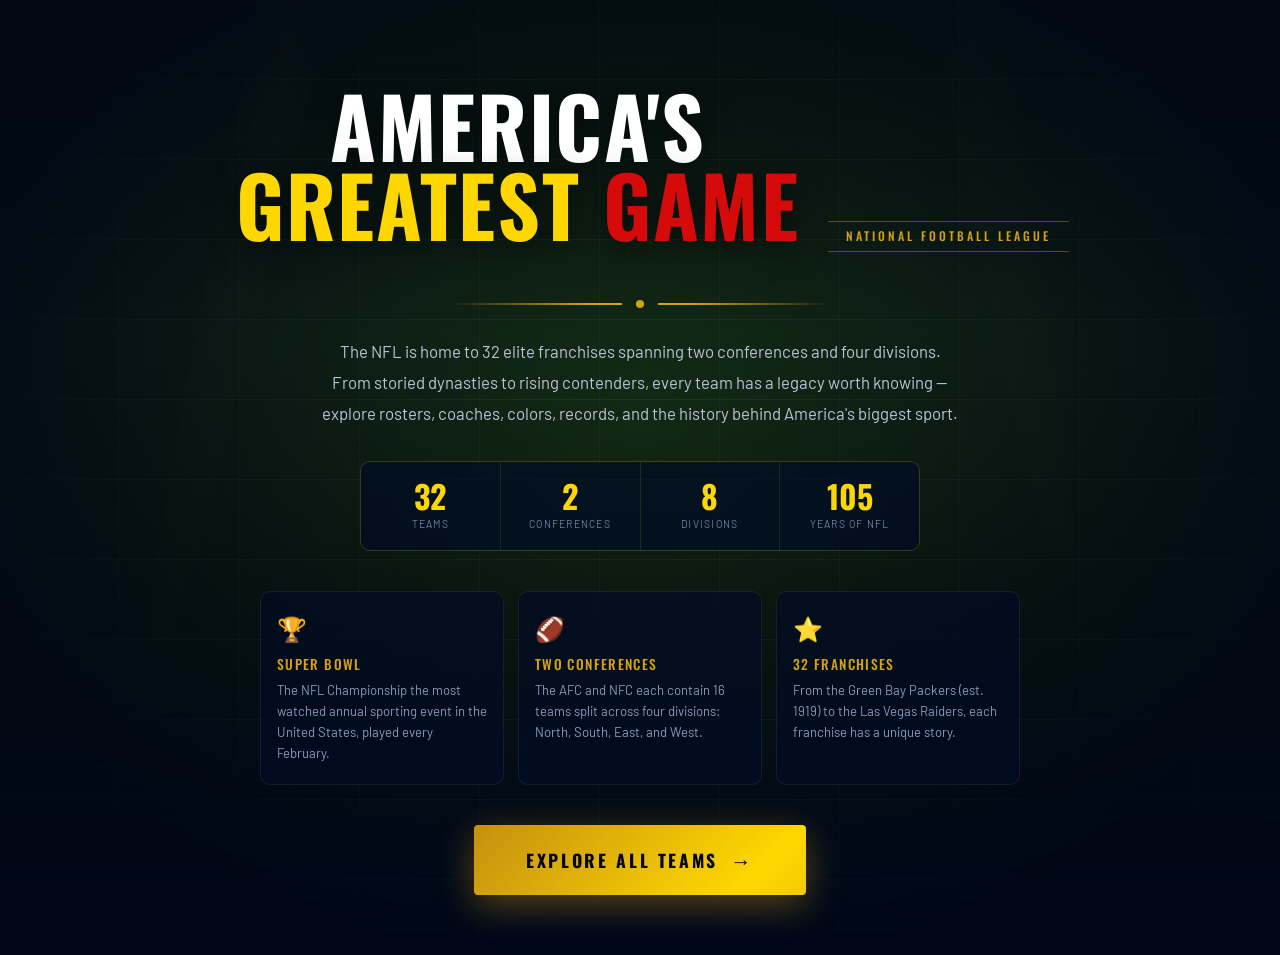
<file: index.html>
</html>
<!doctype html>
<html lang="en-us">
<head>
	<meta charset="utf-8">
	<meta http-equiv="x-ua-compatible" content="ie=edge">
	<meta name="viewport" content="width=device-width, initial-scale=1">
	<title>NFL Team Info Hub</title>
	<link href="https://fonts.googleapis.com/css2?family=Oswald:wght@400;500;700&family=Barlow:ital,wght@0,400;0,600;1,400&display=swap" rel="stylesheet">
	<link rel="stylesheet" href="css/normalize.css">
	<link rel="stylesheet" href="css/styles.css">
</head>
<body>

<section class="hero">

	<div class="field-layer"></div>
	<div class="dark-vignette"></div>
	<div class="spotlight spotlight-1"></div>
	<div class="spotlight spotlight-2"></div>
	<div class="hero-content">

		<h1 class="hero-title">
			America's
			<span class="accent">Greatest <span class="red-accent">Game</span></span>
		</h1>
		
		<span class="eyebrow">National Football League</span>

		<div class="gold-rule"><span class="gold-rule-dot"></span></div>

		<p class="hero-desc">
			The NFL is home to 32 elite franchises spanning two conferences and four divisions.
			From storied dynasties to rising contenders, every team has a legacy worth knowing —
			explore rosters, coaches, colors, records, and the history behind America's biggest sport.
		</p>

		<div class="stats-strip">
			<div class="stat">
				<span class="stat-num">32</span>
				<span class="stat-lbl">Teams</span>
			</div>
			<div class="stat">
				<span class="stat-num">2</span>
				<span class="stat-lbl">Conferences</span>
			</div>
			<div class="stat">
				<span class="stat-num">8</span>
				<span class="stat-lbl">Divisions</span>
			</div>
			<div class="stat">
				<span class="stat-num">105</span>
				<span class="stat-lbl">Years of NFL</span>
			</div>
		</div>

		<div class="info-grid">
			<div class="info-card">
				<span class="info-card-icon">🏆</span>
				<h3>Super Bowl</h3>
				<p>The NFL Championship the most watched annual sporting event in the United States, played every February.</p>
			</div>
			<div class="info-card">
				<span class="info-card-icon">🏈</span>
				<h3>Two Conferences</h3>
				<p>The AFC and NFC each contain 16 teams split across four divisions: North, South, East, and West.</p>
			</div>
			<div class="info-card">
				<span class="info-card-icon">⭐</span>
				<h3>32 Franchises</h3>
				<p>From the Green Bay Packers (est. 1919) to the Las Vegas Raiders, each franchise has a unique story.</p>
			</div>
		</div>

		<div class="cta-wrap">
			<a class="cta-btn" href="page1.html">
				Explore All Teams
				<span class="cta-arrow">→</span>
			</a>
		</div>

	</div>



</section>

<script src="js/NFL-data.js"></script>
<script src="js/script.js"></script>
</body>
</html>
</file>
<file: css/styles.css>
html {
	color: #222;
	font-size: 1em;
	line-height: 1.4;
}
::-moz-selection {
	background: #b3d4fc;
	text-shadow: none;
}
::selection {
	background: #b3d4fc;
	text-shadow: none;
}
hr {
	display: block;
	height: 1px;
	border: 0;
	border-top: 1px solid #ccc;
	margin: 1em 0;
	padding: 0;
}
audio,
canvas,
iframe,
img,
svg,
video {
	vertical-align: middle;
}
fieldset {
	border: 0;
	margin: 0;
	padding: 0;
}
textarea {
	resize: vertical;
}

/* ==========================================================================
	 Author's custom styles
	 ========================================================================== */
body {
	background: radial-gradient(circle at top, rgba(255, 255, 255, 0.08), transparent 35%), linear-gradient(180deg, #081b34 0%, #132848 42%, #1a3a72 100%);
	color: #f4f4f4;
	font-family: "Martel Sans", Helvetica, Arial, sans-serif;
	margin: 0;
	min-height: 100vh;
}
.landing-page {
	min-height: 100vh;
	display: flex;
	align-items: center;
	justify-content: center;
	padding: 40px 20px;
	position: relative;
	overflow: hidden;
}
.landing-overlay {
	position: absolute;
	inset: 0;
	background: linear-gradient(90deg, rgba(255, 255, 255, 0.03) 0%, transparent 20%, transparent 80%, rgba(255, 255, 255, 0.03) 100%);
	pointer-events: none;
}
.landing-copy {
	position: relative;
	margin: auto;
	max-width: 760px;
	background: rgba(1, 20, 52, 0.95);
	border: 1px solid rgba(255, 255, 255, 0.18);
	border-radius: 24px;
	box-shadow: 0 20px 55px rgba(0, 0, 0, 0.35);
	padding: 48px 36px;
}
.landing-badge {
	display: inline-block;
	font-size: 0.9em;
	font-weight: 900;
	letter-spacing: 0.12em;
	text-transform: uppercase;
	color: #ffd700;
	border: 1px solid rgba(255, 215, 0, 0.45);
	border-radius: 999px;
	padding: 10px 18px;
	margin-bottom: 24px;
}
.landing-copy h1 {
	font-size: 3.4em;
	margin-bottom: 0.6em;
	line-height: 1.02;
	text-shadow: 0 16px 30px rgba(0, 0, 0, 0.35);
}
.landing-copy p {
	font-size: 1.05em;
	line-height: 1.75;
	margin: 0 auto 1.3em;
	max-width: 720px;
	color: #e8ebf3;
}
.landing-stats {
	font-size: 1.05em;
	margin: 0 auto 1.8em;
	max-width: 640px;
	color: #c6d3ff;
}
.landing-stats strong {
	color: #ffdb58;
	font-weight: 900;
}
.button {
	background: linear-gradient(135deg, #ffb800 0%, #ffcf3a 100%);
	border: none;
	border-radius: 999px;
	color: #082046;
	display: inline-block;
	font-size: 1.05em;
	font-weight: 900;
	letter-spacing: 0.02em;
	padding: 18px 36px;
	text-decoration: none;
	transition: transform 0.2s ease, box-shadow 0.2s ease, filter 0.2s ease;
}
.button:hover,
.button:focus {
	transform: translateY(-2px);
	box-shadow: 0 16px 35px rgba(0, 0, 0, 0.3);
	filter: brightness(1.03);
}
.outer-wrapper {
	margin: auto;
	max-width: 960px;
	padding: 0 20px 40px;
}
header select {
	margin-top: 2.25em;
	margin-right: 0.9em;
	float: right;
}
h1 {
	display: inline-block;
	font-size: 3em;
	font-weight: 400;
	margin: 0;
	padding: 0.3em;
}
.main {
	background: #eee;
	border-radius: 4px;
	padding: 20px;
}
.img-holder {
	float: left;
	margin-right: 50px;
	width: 290px;
}
.img-holder > div {
	background: #fff;
	border-radius: 4px;
	padding: 15px;
}
.img-holder p {
	margin: 1em 0 0;
	text-align: center;
}
.info-holder {
	display: inline-block;
	float: left;
}
h2 {
	font-weight: 400;
	margin-top: 0;
}
.info-holder p {
	margin: 0.5em 0;
}
.info-holder strong {
	display: inline-block;
	font-size: 0.8em;
	font-weight: 900;
	margin-right: 10px;
	text-align: right;
	text-transform: uppercase;
	width: 110px;
}

/* ==========================================================================
	 Helper classes
	 ========================================================================== */

.hidden {
	display: none !important;
}
.visuallyhidden {
	border: 0;
	clip: rect(0 0 0 0);
	height: 1px;
	margin: -1px;
	overflow: hidden;
	padding: 0;
	position: absolute;
	width: 1px;
}
.visuallyhidden.focusable:active,
.visuallyhidden.focusable:focus {
	clip: auto;
	height: auto;
	margin: 0;
	overflow: visible;
	position: static;
	width: auto;
}
.invisible {
	visibility: hidden;
}
.clearfix:before,
.clearfix:after {
	content: " ";
	display: table;
}
.clearfix:after {
	clear: both;
}
/* ==========================================================================
	 Media Queries
	 ========================================================================== */
@media (max-width: 755px) {
	.info-holder {
		margin-top: 1.25em;
	}
	.info-holder strong {
		text-align: left;
	}
}
@media (max-width: 488px) {
	header select {
		margin: 0 1.25em 2.25em;
		float: none;
	}
}
@media (max-width: 400px) {
	.img-holder {
		float: none;
		margin: 0 auto;
	}
	.info-holder {
		width: 290px;
		margin: 1.25em auto;
		float: none;
		display: block;
	}
	.info-holder strong {
		display: block;
	}
}
.back-home-btn {
    display: inline-block;
    font-family: 'Oswald', 'Martel Sans', sans-serif;
    font-size: 0.85em;
    font-weight: 700;
    letter-spacing: 0.08em;
    text-transform: uppercase;
    text-decoration: none;
    color: #0a0e1a;
    background: linear-gradient(135deg, #d4a017 0%, #ffd700 100%);
    padding: 10px 22px;
    border-radius: 4px;
    box-shadow: 0 4px 14px rgba(212,160,23,0.3);
    transition: transform 0.2s ease, box-shadow 0.2s ease;
    float: right;
    margin-top: 2.25em;
    margin-right: 12px;
}

.back-home-btn:hover {
    transform: translateY(-2px);
    box-shadow: 0 8px 22px rgba(212,160,23,0.45);
}

:root {
			--gold: #d4a017;
			--gold-light: #ffd700;
			--navy: #013369;
			--navy-dark: #00103d;
			--red: #d50a0a;
			--white: #f5f5f5;
		}

		*, *::before, *::after { box-sizing: border-box; margin: 0; padding: 0; }

		body {
			font-family: 'Barlow', Georgia, serif;
			background: var(--navy-dark);
			color: var(--white);
			overflow-x: hidden;
			min-height: 100vh;
		}

		/* ── FIELD BACKGROUND ── */
		.hero {
			position: relative;
			min-height: 100vh;
			display: flex;
			flex-direction: column;
			align-items: center;
			justify-content: center;
			overflow: hidden;
			padding: 60px 24px;
		}

		.field-layer {
			position: absolute;
			inset: 0;
			background: linear-gradient(180deg, #0d1f0d 0%, #173317 35%, #0d1f0d 70%, #010d2b 100%);
			z-index: 0;
		}

		.field-layer::before {
			content: '';
			position: absolute;
			inset: 0;
			background-image:
				repeating-linear-gradient(
					180deg,
					transparent 0px,
					transparent 79px,
					rgba(255,255,255,0.07) 79px,
					rgba(255,255,255,0.07) 80px
				);
			z-index: 1;
		}

		.field-layer::after {
			content: '';
			position: absolute;
			inset: 0;
			background-image:
				repeating-linear-gradient(
					90deg,
					transparent 0px,
					transparent 119px,
					rgba(255,255,255,0.04) 119px,
					rgba(255,255,255,0.04) 120px
				);
			z-index: 1;
		}

		.dark-vignette {
			position: absolute;
			inset: 0;
			background: radial-gradient(ellipse at 50% 45%, rgba(0,0,0,0.1) 0%, rgba(0,5,20,0.88) 75%);
			z-index: 2;
		}

		/* Spotlight beams */
		.spotlight {
			position: absolute;
			z-index: 2;
			pointer-events: none;
		}
		.spotlight-1 {
			top: -10%;
			left: 15%;
			width: 3px;
			height: 120%;
			background: linear-gradient(180deg, rgba(255,230,100,0.18) 0%, transparent 80%);
			transform: rotate(12deg);
			filter: blur(18px);
			animation: beamFlicker 5s ease-in-out infinite;
		}
		.spotlight-2 {
			top: -10%;
			right: 18%;
			width: 3px;
			height: 120%;
			background: linear-gradient(180deg, rgba(255,230,100,0.14) 0%, transparent 80%);
			transform: rotate(-10deg);
			filter: blur(22px);
			animation: beamFlicker 5s ease-in-out infinite 1.5s;
		}
		@keyframes beamFlicker {
			0%, 100% { opacity: 1; }
			45% { opacity: 0.6; }
			50% { opacity: 0.8; }
			55% { opacity: 0.6; }
		}

		/* Decorative footballs */
		.deco-football {
			position: absolute;
			z-index: 3;
			pointer-events: none;
			opacity: 0.06;
		}
		.deco-football-1 {
			width: 340px;
			top: 8%;
			left: -80px;
			transform: rotate(-25deg);
			animation: floatA 8s ease-in-out infinite;
		}
		.deco-football-2 {
			width: 260px;
			bottom: 10%;
			right: -60px;
			transform: rotate(15deg);
			animation: floatB 9s ease-in-out infinite;
		}
		@keyframes floatA {
			0%,100% { transform: rotate(-25deg) translateY(0); }
			50% { transform: rotate(-22deg) translateY(-18px); }
		}
		@keyframes floatB {
			0%,100% { transform: rotate(15deg) translateY(0); }
			50% { transform: rotate(17deg) translateY(-14px); }
		}

		/* ── HERO CONTENT ── */
		.hero-content {
			position: relative;
			z-index: 10;
			width: 100%;
			max-width: 860px;
			text-align: center;
		}

		/* Shield badge */
		.shield-wrap {
			margin: 0 auto 32px;
			animation: dropIn 0.7s cubic-bezier(0.34,1.56,0.64,1) both;
		}
		@keyframes dropIn {
			from { transform: translateY(-30px) scale(0.7); opacity: 0; }
			to { transform: translateY(0) scale(1); opacity: 1; }
		}

		.shield {
			display: inline-flex;
			align-items: center;
			justify-content: center;
			width: 90px;
			height: 100px;
			background: linear-gradient(160deg, var(--navy) 0%, var(--navy-dark) 100%);
			border: 3px solid var(--gold);
			clip-path: polygon(50% 100%, 0% 25%, 0% 0%, 100% 0%, 100% 25%);
			box-shadow: 0 0 40px rgba(212,160,23,0.3), 0 10px 30px rgba(0,0,0,0.5);
			padding-bottom: 20px;
		}
		.shield-text {
			font-family: 'Oswald', sans-serif;
			font-size: 1.1em;
			font-weight: 700;
			color: var(--gold-light);
			letter-spacing: 0.05em;
		}

		/* Eyebrow */
		.eyebrow {
			display: inline-block;
			font-family: 'Oswald', sans-serif;
			font-size: 0.75em;
			font-weight: 500;
			letter-spacing: 0.25em;
			text-transform: uppercase;
			color: var(--gold);
			border-top: 1px solid rgba(212,160,23,0.4);
			border-bottom: 1px solid rgba(212,160,23,0.4);
			padding: 6px 18px;
			margin-bottom: 24px;
			animation: fadeUp 0.6s ease 0.5s both;
		}

		/* Main headline */
		.hero-title {
			font-family: 'Oswald', sans-serif;
			font-weight: 700;
			font-size: clamp(2.8em, 8vw, 5.2em);
			line-height: 0.95;
			text-transform: uppercase;
			letter-spacing: 0.02em;
			color: #fff;
			margin-bottom: 10px;
			text-shadow: 0 6px 30px rgba(0,0,0,0.6);
			animation: fadeUp 0.6s ease 0.65s both;
		}
		.hero-title .accent {
			color: var(--gold-light);
			display: block;
		}
		.hero-title .red-accent { color: var(--red); }

		/* Gold rule */
		.gold-rule {
			display: flex;
			align-items: center;
			gap: 14px;
			margin: 22px auto 28px;
			max-width: 380px;
			animation: fadeUp 0.6s ease 0.8s both;
		}
		.gold-rule::before, .gold-rule::after {
			content: '';
			flex: 1;
			height: 2px;
			background: linear-gradient(90deg, transparent, var(--gold) 80%);
		}
		.gold-rule::after { background: linear-gradient(90deg, var(--gold) 20%, transparent); }
		.gold-rule-dot { width: 8px; height: 8px; background: var(--gold); border-radius: 50%; flex-shrink: 0; }

		/* Description */
		.hero-desc {
			font-size: 1.05em;
			line-height: 1.85;
			color: #b8c4d8;
			max-width: 640px;
			margin: 0 auto 14px;
			animation: fadeUp 0.6s ease 0.9s both;
		}

		/* Stats strip */
		.stats-strip {
			display: flex;
			justify-content: center;
			margin: 32px auto 40px;
			max-width: 560px;
			border-radius: 10px;
			overflow: hidden;
			border: 1px solid rgba(212,160,23,0.25);
			animation: fadeUp 0.6s ease 1.05s both;
		}
		.stat {
			flex: 1;
			padding: 18px 12px;
			background: rgba(1,12,38,0.7);
			border-right: 1px solid rgba(212,160,23,0.15);
			text-align: center;
		}
		.stat:last-child { border-right: none; }
		.stat-num {
			display: block;
			font-family: 'Oswald', sans-serif;
			font-size: 2em;
			font-weight: 700;
			color: var(--gold-light);
			line-height: 1;
		}
		.stat-lbl {
			display: block;
			font-size: 0.65em;
			letter-spacing: 0.12em;
			text-transform: uppercase;
			color: #6a7fa0;
			margin-top: 5px;
		}

		/* Info cards */
		.info-grid {
			display: grid;
			grid-template-columns: repeat(3, 1fr);
			gap: 14px;
			margin: 0 auto 40px;
			max-width: 760px;
			animation: fadeUp 0.6s ease 1.15s both;
		}
		.info-card {
			background: rgba(1,12,38,0.65);
			border: 1px solid rgba(255,255,255,0.08);
			border-radius: 10px;
			padding: 20px 16px;
			text-align: left;
			backdrop-filter: blur(6px);
			transition: border-color 0.25s, transform 0.25s;
		}
		.info-card:hover {
			border-color: rgba(212,160,23,0.4);
			transform: translateY(-3px);
		}
		.info-card-icon { font-size: 1.5em; margin-bottom: 10px; display: block; }
		.info-card h3 {
			font-family: 'Oswald', sans-serif;
			font-size: 0.85em;
			font-weight: 500;
			letter-spacing: 0.1em;
			text-transform: uppercase;
			color: var(--gold);
			margin-bottom: 6px;
		}
		.info-card p { font-size: 0.82em; line-height: 1.6; color: #8a9ab8; }

		.team-grid {
			display: grid;
			grid-template-columns: repeat(4, minmax(0, 1fr));
			gap: 18px;
			margin: 24px auto 0;
			max-width: 1200px;
		}
		.team-card {
			background: rgba(1,12,38,0.75);
			border: 1px solid rgba(255,255,255,0.08);
			border-radius: 16px;
			padding: 18px;
			text-align: center;
			backdrop-filter: blur(6px);
			transition: transform 0.25s ease, border-color 0.25s ease;
		}
		.team-card:hover {
			transform: translateY(-3px);
			border-color: rgba(212,160,23,0.4);
		}
		.team-card-img {
			width: 100%;
			height: 220px;
			object-fit: cover;
			border-radius: 14px;
			margin-bottom: 16px;
		}
		.team-card h2 {
			font-family: 'Oswald', sans-serif;
			font-size: 1.05em;
			font-weight: 600;
			margin-bottom: 10px;
			color: var(--gold);
		}
		.team-card p {
			margin: 6px 0;
			color: #c5d1ea;
			font-size: 0.92em;
		}
		@media (max-width: 1024px) {
			.team-grid { grid-template-columns: repeat(2, minmax(0, 1fr)); }
		}
		@media (max-width: 640px) {
			.team-grid { grid-template-columns: 1fr; max-width: 420px; }
		}

		/* CTA Button */
		.cta-wrap { animation: fadeUp 0.6s ease 1.3s both; }
		.cta-btn {
			display: inline-flex;
			align-items: center;
			gap: 12px;
			font-family: 'Oswald', sans-serif;
			font-size: 1.1em;
			font-weight: 700;
			letter-spacing: 0.15em;
			text-transform: uppercase;
			text-decoration: none;
			color: #03050f;
			background: linear-gradient(135deg, #c49010 0%, var(--gold-light) 45%, #c49010 100%);
			background-size: 200% auto;
			padding: 20px 52px;
			border-radius: 4px;
			box-shadow: 0 10px 36px rgba(212,160,23,0.4), 0 2px 8px rgba(0,0,0,0.5);
			transition: background-position 0.5s ease, transform 0.2s ease, box-shadow 0.2s ease;
			position: relative;
			overflow: hidden;
		}
		.cta-btn::before {
			content: '';
			position: absolute;
			top: 0; left: -120%;
			width: 60%;
			height: 100%;
			background: linear-gradient(90deg, transparent, rgba(255,255,255,0.3), transparent);
			transition: left 0.5s ease;
		}
		.cta-btn:hover::before { left: 160%; }
		.cta-btn:hover {
			background-position: right center;
			transform: translateY(-4px);
			box-shadow: 0 18px 50px rgba(212,160,23,0.55), 0 4px 14px rgba(0,0,0,0.5);
		}
		.cta-btn:active { transform: translateY(-1px); }
		.cta-arrow { font-size: 1.2em; transition: transform 0.2s; }
		.cta-btn:hover .cta-arrow { transform: translateX(5px); }

		/* Scroll hint */
		.scroll-hint {
			position: absolute;
			bottom: 28px;
			left: 50%;
			transform: translateX(-50%);
			z-index: 10;
			display: flex;
			flex-direction: column;
			align-items: center;
			gap: 6px;
			opacity: 0.35;
			font-size: 0.65em;
			letter-spacing: 0.15em;
			text-transform: uppercase;
			font-family: 'Oswald', sans-serif;
			animation: fadeUp 0.6s ease 1.6s both;
		}
		.scroll-hint-line {
			width: 1px;
			height: 30px;
			background: linear-gradient(180deg, rgba(255,255,255,0.6), transparent);
			animation: scrollDrop 1.8s ease-in-out infinite;
		}
		@keyframes scrollDrop {
			0% { transform: scaleY(0); transform-origin: top; }
			50% { transform: scaleY(1); transform-origin: top; }
			51% { transform: scaleY(1); transform-origin: bottom; }
			100% { transform: scaleY(0); transform-origin: bottom; }
		}

		@keyframes fadeUp {
			from { transform: translateY(22px); opacity: 0; }
			to { transform: translateY(0); opacity: 1; }
		}

		/* Responsive */
		@media (max-width: 640px) {
			.info-grid { grid-template-columns: 1fr; max-width: 340px; }
			.cta-btn { padding: 18px 32px; font-size: 0.95em; }
		}
		@media (max-width: 420px) {
			.hero-title { font-size: 2.4em; }
			.stats-strip { flex-wrap: wrap; }
			.stat { flex: 1 1 45%; }
		}
</file>
